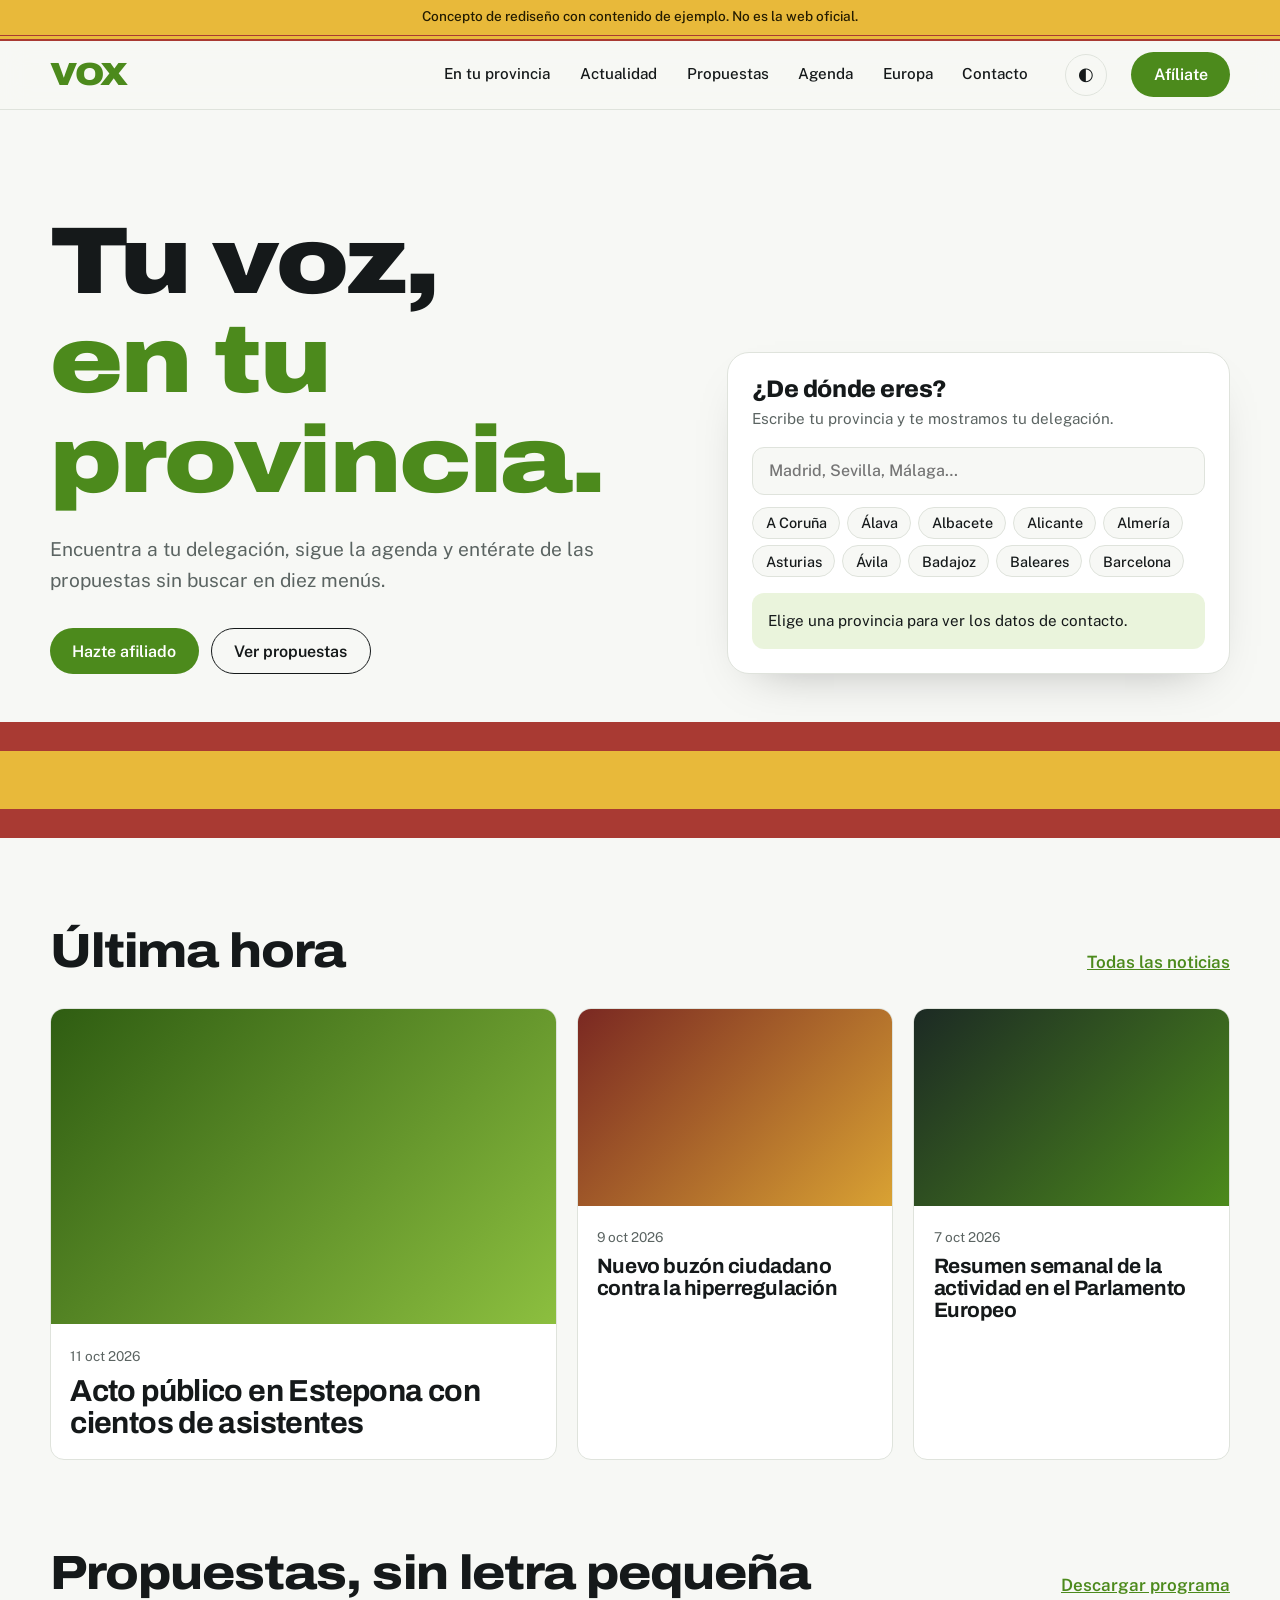
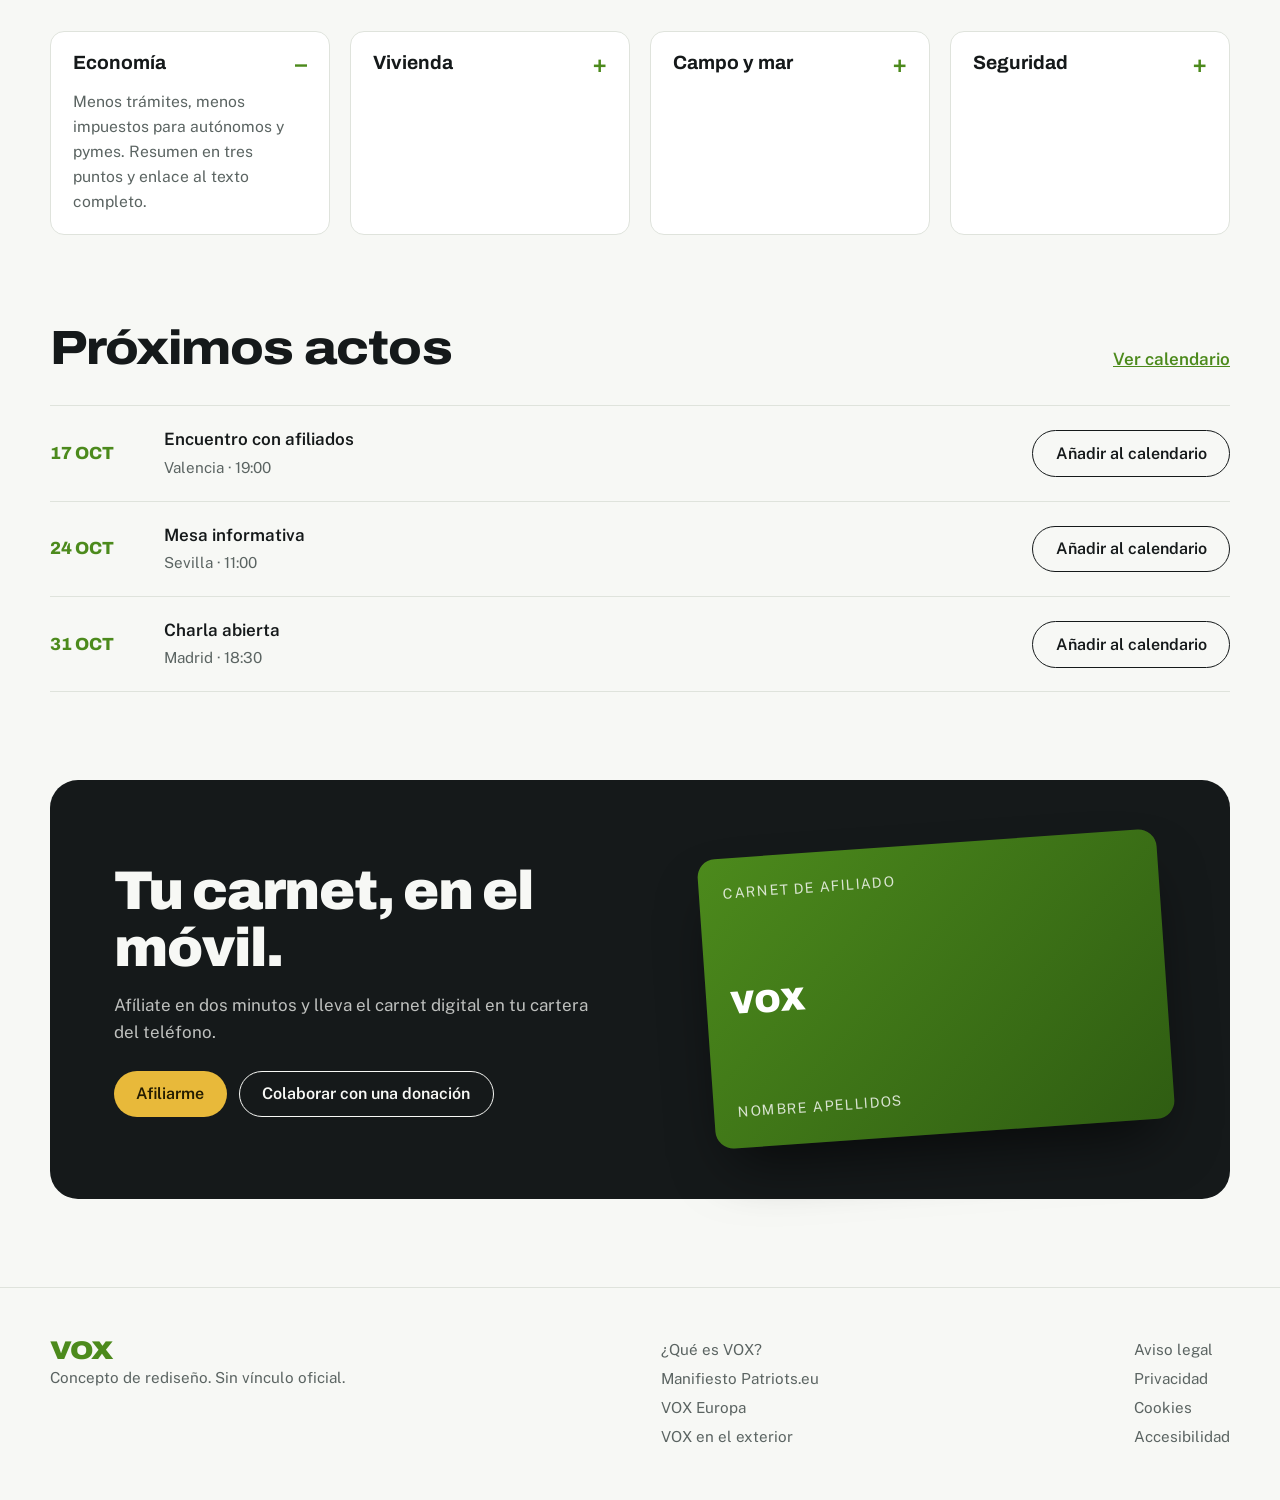
<file: files/index.html>
<!doctype html>
<html lang="es">
<head>
<meta charset="utf-8">
<meta name="viewport" content="width=device-width, initial-scale=1">
<title>VOX · Concepto de rediseño</title>
<meta name="description" content="Propuesta de rediseño web: rápida, accesible y móvil primero.">
<meta name="color-scheme" content="light dark">
<link rel="preconnect" href="https://fonts.googleapis.com">
<link rel="preconnect" href="https://fonts.gstatic.com" crossorigin>
<link href="https://fonts.googleapis.com/css2?family=Archivo:wdth,wght@100..125,400..900&family=Public+Sans:wght@400;500;600&display=swap" rel="stylesheet">
<style>
:root{
  --bg:#f7f8f5; --surface:#fff; --ink:#15191a; --muted:#5b6462; --line:#dfe3dc;
  --green:#4c8a1c; --lime:#8cbf3f; --red:#a93a33; --gold:#e8b93a;
  --r:14px; --max:1180px;
  --display:"Archivo",system-ui,sans-serif; --body:"Public Sans",system-ui,sans-serif;
}
@media (prefers-color-scheme:dark){:root:not([data-theme=light]){
  --bg:#0f1311; --surface:#171d1a; --ink:#eef2ec; --muted:#9aa5a0; --line:#27302b; --green:#8cbf3f;}}
:root[data-theme=dark]{--bg:#0f1311; --surface:#171d1a; --ink:#eef2ec; --muted:#9aa5a0; --line:#27302b; --green:#8cbf3f;}
*{box-sizing:border-box;margin:0}
html{scroll-behavior:smooth;scroll-padding-top:80px}
body{background:var(--bg);color:var(--ink);font:400 1.0625rem/1.6 var(--body);-webkit-font-smoothing:antialiased}
a{color:inherit}
:focus-visible{outline:3px solid var(--gold);outline-offset:3px;border-radius:6px}
.wrap{width:min(100% - 2.5rem,var(--max));margin-inline:auto}
.skip{position:absolute;left:-999px}.skip:focus{left:1rem;top:1rem;background:var(--ink);color:var(--bg);padding:.5rem 1rem;z-index:99}
h1,h2,h3{font-family:var(--display);line-height:1.05;letter-spacing:-.02em}
.flag{height:6px;background:linear-gradient(var(--red) 25%,var(--gold) 25% 75%,var(--red) 75%)}

/* header */
header.top{position:sticky;top:0;z-index:50;background:color-mix(in srgb,var(--bg) 82%,transparent);backdrop-filter:blur(14px);border-bottom:1px solid var(--line)}
.bar{display:flex;align-items:center;gap:1.5rem;height:68px}
.logo{font:900 2rem/1 var(--display);font-stretch:112%;letter-spacing:-.04em;color:var(--green);text-decoration:none}
nav.main{display:flex;gap:.25rem;margin-left:auto}
nav.main a{padding:.5rem .8rem;border-radius:999px;text-decoration:none;font-weight:500;font-size:.95rem}
nav.main a:hover{background:var(--line)}
.btn{display:inline-flex;align-items:center;gap:.5rem;border:0;cursor:pointer;font:600 1rem var(--body);padding:.8rem 1.4rem;border-radius:999px;text-decoration:none;transition:transform .15s,background .15s}
.btn:active{transform:scale(.97)}
.btn.primary{background:var(--green);color:#fff}.btn.primary:hover{filter:brightness(1.1)}
.btn.ghost{background:transparent;border:1.5px solid var(--ink)}
.btn.gold{background:var(--gold);color:#241c00}
.icon-btn{background:none;border:1px solid var(--line);width:42px;height:42px;border-radius:50%;cursor:pointer;color:var(--ink);font-size:1.1rem}
.burger{display:none}
@media(max-width:900px){
  nav.main{display:none;position:absolute;top:68px;left:0;right:0;background:var(--bg);flex-direction:column;padding:1rem 1.25rem 1.5rem;border-bottom:1px solid var(--line)}
  nav.main.open{display:flex}.burger{display:inline-block;margin-left:auto}.bar .btn.primary{display:none}
}

/* hero */
.hero{padding:clamp(3rem,8vw,6.5rem) 0 3rem;display:grid;grid-template-columns:1.25fr 1fr;gap:3rem;align-items:end}
.hero h1{font-size:clamp(2.8rem,7.4vw,6rem);font-weight:900;font-stretch:118%}
.hero h1 span{display:block;color:var(--green)}
.hero p.lead{margin:1.5rem 0 2rem;max-width:34rem;color:var(--muted);font-size:1.2rem}
.cta{display:flex;gap:.75rem;flex-wrap:wrap}
.finder{background:var(--surface);border:1px solid var(--line);border-radius:22px;padding:1.5rem;box-shadow:0 20px 50px -30px rgba(0,0,0,.35)}
.finder h2{font-size:1.5rem;font-weight:800;margin-bottom:.25rem}
.finder p{color:var(--muted);font-size:.95rem;margin-bottom:1rem}
.finder input{width:100%;font:500 1rem var(--body);padding:.85rem 1rem;border:1.5px solid var(--line);border-radius:12px;background:var(--bg);color:var(--ink)}
.finder ul{list-style:none;padding:0;margin-top:.75rem;max-height:210px;overflow:auto;display:flex;flex-wrap:wrap;gap:.4rem}
.finder li button{font:500 .9rem var(--body);padding:.4rem .8rem;border-radius:999px;border:1px solid var(--line);background:var(--bg);color:var(--ink);cursor:pointer}
.finder li button:hover,.finder li button[aria-pressed=true]{background:var(--green);color:#fff;border-color:var(--green)}
#result{margin-top:1rem;padding:1rem;border-radius:12px;background:color-mix(in srgb,var(--lime) 18%,transparent);font-size:.95rem;min-height:3.5rem}
@media(max-width:860px){.hero{grid-template-columns:1fr}}

/* stripe: the one memorable element */
.stripe{display:grid;grid-template-columns:1fr 2fr 1fr;height:clamp(60px,9vw,120px)}
.stripe i{background:var(--red)}.stripe i:nth-child(2){background:var(--gold);transform-origin:left;animation:grow 1.1s cubic-bezier(.2,.8,.2,1) both}
@keyframes grow{from{transform:scaleX(0)}}
.stripe-wrap{display:grid;grid-template-rows:25% 50% 25%;height:clamp(60px,9vw,120px);overflow:hidden}
.stripe-wrap b{background:var(--red)}.stripe-wrap b:nth-child(2){background:var(--gold);transform-origin:left;animation:grow 1.1s cubic-bezier(.2,.8,.2,1) both}

section{padding:clamp(3rem,7vw,5.5rem) 0}
.head{display:flex;justify-content:space-between;align-items:end;gap:1rem;margin-bottom:2rem;flex-wrap:wrap}
.head h2{font-size:clamp(1.9rem,4vw,3rem);font-weight:800;font-stretch:112%}
.head a{font-weight:600;color:var(--green)}

/* news */
.news{display:grid;grid-template-columns:1.6fr 1fr 1fr;gap:1.25rem}
.card{background:var(--surface);border:1px solid var(--line);border-radius:var(--r);overflow:hidden;display:flex;flex-direction:column;text-decoration:none}
.card .img{aspect-ratio:16/10;background:linear-gradient(135deg,#2f5d12,#8cbf3f)}
.card:nth-child(2) .img{background:linear-gradient(135deg,#7a2822,#d9a233)}
.card:nth-child(3) .img{background:linear-gradient(135deg,#1c2a24,#4c8a1c)}
.card div.t{padding:1.1rem 1.2rem 1.3rem}
.card time{font-size:.85rem;color:var(--muted)}
.card h3{font-size:1.3rem;font-weight:700;margin-top:.35rem}
.card.big{grid-row:span 1}.card.big h3{font-size:1.9rem}
@media(max-width:860px){.news{grid-template-columns:1fr}}

/* proposals */
.props{display:grid;grid-template-columns:repeat(auto-fit,minmax(250px,1fr));gap:1.25rem}
details.prop{background:var(--surface);border:1px solid var(--line);border-radius:var(--r);padding:1.25rem 1.4rem}
details.prop summary{font:700 1.2rem var(--display);cursor:pointer;list-style:none;display:flex;justify-content:space-between;gap:1rem}
details.prop summary::after{content:"+";color:var(--green);font-size:1.5rem;line-height:1}
details.prop[open] summary::after{content:"–"}
details.prop p{margin-top:.8rem;color:var(--muted);font-size:.98rem}

/* agenda */
.agenda{list-style:none;padding:0;border-top:1px solid var(--line)}
.agenda li{display:grid;grid-template-columns:90px 1fr auto;gap:1.5rem;align-items:center;padding:1.25rem 0;border-bottom:1px solid var(--line)}
.agenda .d{font:800 1.1rem var(--display);color:var(--green)}
.agenda strong{display:block;font-weight:600}.agenda span{color:var(--muted);font-size:.95rem}
@media(max-width:600px){.agenda li{grid-template-columns:70px 1fr}.agenda .btn{display:none}}

/* join */
.join{background:var(--ink);color:var(--bg);border-radius:28px;padding:clamp(2rem,5vw,4rem);display:grid;grid-template-columns:1.2fr 1fr;gap:2.5rem;align-items:center}
.join h2{font-size:clamp(2rem,4.5vw,3.4rem);font-weight:900}
.join p{margin:1rem 0 1.5rem;opacity:.75;max-width:30rem}
.cardmock{aspect-ratio:1.586;border-radius:18px;background:linear-gradient(135deg,var(--green),#2f5d12);padding:1.5rem;display:flex;flex-direction:column;justify-content:space-between;transform:rotate(-4deg);box-shadow:0 30px 60px -20px #000a;color:#fff;transition:transform .4s}
.cardmock:hover{transform:rotate(0)}
.cardmock b{font:900 2rem var(--display)}.cardmock small{opacity:.8;letter-spacing:.1em}
@media(max-width:860px){.join{grid-template-columns:1fr}.cardmock{max-width:340px}}

footer{border-top:1px solid var(--line);padding:3rem 0;color:var(--muted);font-size:.95rem}
footer .cols{display:flex;flex-wrap:wrap;justify-content:space-between;gap:2rem}
footer a{text-decoration:none;display:block;padding:.15rem 0}footer a:hover{color:var(--green)}
.note{background:var(--gold);color:#241c00;text-align:center;font-size:.85rem;padding:.4rem 1rem;font-weight:500}
@media(prefers-reduced-motion:reduce){*{animation:none!important;transition:none!important;scroll-behavior:auto!important}}
</style>
</head>
<body>
<a class="skip" href="#main">Saltar al contenido</a>
<div class="note">Concepto de rediseño con contenido de ejemplo. No es la web oficial.</div>
<div class="flag" aria-hidden="true"></div>

<header class="top">
  <div class="wrap bar">
    <a class="logo" href="/" aria-label="Inicio">VOX</a>
    <nav class="main" id="nav" aria-label="Principal">
      <a href="#provincia">En tu provincia</a>
      <a href="#actualidad">Actualidad</a>
      <a href="#propuestas">Propuestas</a>
      <a href="#agenda">Agenda</a>
      <a href="#europa">Europa</a>
      <a href="#contacto">Contacto</a>
    </nav>
    <button class="icon-btn" id="theme" aria-label="Cambiar tema claro u oscuro">◐</button>
    <a class="btn primary" href="#afiliate">Afíliate</a>
    <button class="icon-btn burger" id="burger" aria-expanded="false" aria-controls="nav" aria-label="Abrir menú">☰</button>
  </div>
</header>

<main id="main">
  <div class="wrap hero">
    <div>
      <h1>Tu voz,<span>en tu provincia.</span></h1>
      <p class="lead">Encuentra a tu delegación, sigue la agenda y entérate de las propuestas sin buscar en diez menús.</p>
      <div class="cta">
        <a class="btn primary" href="#afiliate">Hazte afiliado</a>
        <a class="btn ghost" href="#propuestas">Ver propuestas</a>
      </div>
    </div>
    <aside class="finder" id="provincia" aria-labelledby="ft">
      <h2 id="ft">¿De dónde eres?</h2>
      <p>Escribe tu provincia y te mostramos tu delegación.</p>
      <label class="skip" for="q">Buscar provincia</label>
      <input id="q" type="search" placeholder="Madrid, Sevilla, Málaga…" autocomplete="off">
      <ul id="list"></ul>
      <div id="result" aria-live="polite">Elige una provincia para ver los datos de contacto.</div>
    </aside>
  </div>
  <div class="stripe-wrap" aria-hidden="true"><b></b><b></b><b></b></div>

  <section id="actualidad"><div class="wrap">
    <div class="head"><h2>Última hora</h2><a href="#">Todas las noticias</a></div>
    <div class="news">
      <a class="card big" href="#"><div class="img" role="img" aria-label="Imagen de ejemplo"></div><div class="t"><time datetime="2026-10-11">11 oct 2026</time><h3>Acto público en Estepona con cientos de asistentes</h3></div></a>
      <a class="card" href="#"><div class="img"></div><div class="t"><time datetime="2026-10-09">9 oct 2026</time><h3>Nuevo buzón ciudadano contra la hiperregulación</h3></div></a>
      <a class="card" href="#"><div class="img"></div><div class="t"><time datetime="2026-10-07">7 oct 2026</time><h3>Resumen semanal de la actividad en el Parlamento Europeo</h3></div></a>
    </div>
  </div></section>

  <section id="propuestas" style="padding-top:0"><div class="wrap">
    <div class="head"><h2>Propuestas, sin letra pequeña</h2><a href="#">Descargar programa</a></div>
    <div class="props">
      <details class="prop" open><summary>Economía</summary><p>Menos trámites, menos impuestos para autónomos y pymes. Resumen en tres puntos y enlace al texto completo.</p></details>
      <details class="prop"><summary>Vivienda</summary><p>Más suelo disponible, licencias más rápidas y seguridad jurídica para propietarios e inquilinos.</p></details>
      <details class="prop"><summary>Campo y mar</summary><p>Simplificar la burocracia agraria y pesquera que hoy consume horas de trabajo.</p></details>
      <details class="prop"><summary>Seguridad</summary><p>Refuerzo de plantillas y medios para las fuerzas de seguridad del Estado.</p></details>
    </div>
  </div></section>

  <section id="agenda" style="padding-top:0"><div class="wrap">
    <div class="head"><h2>Próximos actos</h2><a href="#">Ver calendario</a></div>
    <ul class="agenda">
      <li><span class="d">17 OCT</span><div><strong>Encuentro con afiliados</strong><span>Valencia · 19:00</span></div><a class="btn ghost" href="#">Añadir al calendario</a></li>
      <li><span class="d">24 OCT</span><div><strong>Mesa informativa</strong><span>Sevilla · 11:00</span></div><a class="btn ghost" href="#">Añadir al calendario</a></li>
      <li><span class="d">31 OCT</span><div><strong>Charla abierta</strong><span>Madrid · 18:30</span></div><a class="btn ghost" href="#">Añadir al calendario</a></li>
    </ul>
  </div></section>

  <section id="afiliate" style="padding-top:0"><div class="wrap">
    <div class="join">
      <div>
        <h2>Tu carnet, en el móvil.</h2>
        <p>Afíliate en dos minutos y lleva el carnet digital en tu cartera del teléfono.</p>
        <div class="cta"><a class="btn gold" href="#">Afiliarme</a><a class="btn ghost" style="color:inherit;border-color:currentColor" href="#">Colaborar con una donación</a></div>
      </div>
      <div class="cardmock" aria-hidden="true"><small>CARNET DE AFILIADO</small><b>VOX</b><small>NOMBRE APELLIDOS</small></div>
    </div>
  </div></section>
</main>

<footer id="contacto"><div class="wrap cols">
  <div><a class="logo" href="/" style="font-size:1.6rem">VOX</a><p>Concepto de rediseño. Sin vínculo oficial.</p></div>
  <div><a href="#">¿Qué es VOX?</a><a href="#">Manifiesto Patriots.eu</a><a href="#europa">VOX Europa</a><a href="#">VOX en el exterior</a></div>
  <div><a href="#">Aviso legal</a><a href="#">Privacidad</a><a href="#">Cookies</a><a href="#">Accesibilidad</a></div>
</div></footer>

<script>
const PROV=["A Coruña","Álava","Albacete","Alicante","Almería","Asturias","Ávila","Badajoz","Baleares","Barcelona","Burgos","Cáceres","Cádiz","Cantabria","Castellón","Ceuta","Ciudad Real","Córdoba","Cuenca","Girona","Granada","Guadalajara","Gipuzkoa","Huelva","Huesca","Jaén","La Rioja","Las Palmas","León","Lleida","Lugo","Madrid","Málaga","Melilla","Murcia","Navarra","Ourense","Palencia","Pontevedra","Salamanca","S. C. Tenerife","Segovia","Sevilla","Soria","Tarragona","Teruel","Toledo","Valencia","Valladolid","Bizkaia","Zamora","Zaragoza"];
const norm=s=>s.normalize("NFD").replace(/[\u0300-\u036f]/g,"").toLowerCase();
const list=document.getElementById("list"),q=document.getElementById("q"),res=document.getElementById("result");
function render(f=""){
  list.innerHTML="";
  PROV.filter(p=>norm(p).includes(norm(f))).slice(0,f?12:10).forEach(p=>{
    const li=document.createElement("li"),b=document.createElement("button");
    b.type="button";b.textContent=p;b.setAttribute("aria-pressed","false");
    b.onclick=()=>{list.querySelectorAll("button").forEach(x=>x.setAttribute("aria-pressed","false"));
      b.setAttribute("aria-pressed","true");
      res.innerHTML=`<strong>Delegación de ${p}</strong><br>Teléfono, correo y dirección (dato de ejemplo).`};
    li.append(b);list.append(li);
  });
  if(!list.children.length)list.innerHTML="<li>No encontramos esa provincia.</li>";
}
q.addEventListener("input",()=>render(q.value));render();
const nav=document.getElementById("nav"),bg=document.getElementById("burger");
bg.onclick=()=>{const o=nav.classList.toggle("open");bg.setAttribute("aria-expanded",o)};
nav.querySelectorAll("a").forEach(a=>a.onclick=()=>{nav.classList.remove("open");bg.setAttribute("aria-expanded",false)});
document.getElementById("theme").onclick=()=>{
  const r=document.documentElement,dark=matchMedia("(prefers-color-scheme:dark)").matches;
  const cur=r.dataset.theme||(dark?"dark":"light");
  r.dataset.theme=cur==="dark"?"light":"dark";
};
</script>
</body>
</html>
</file>
